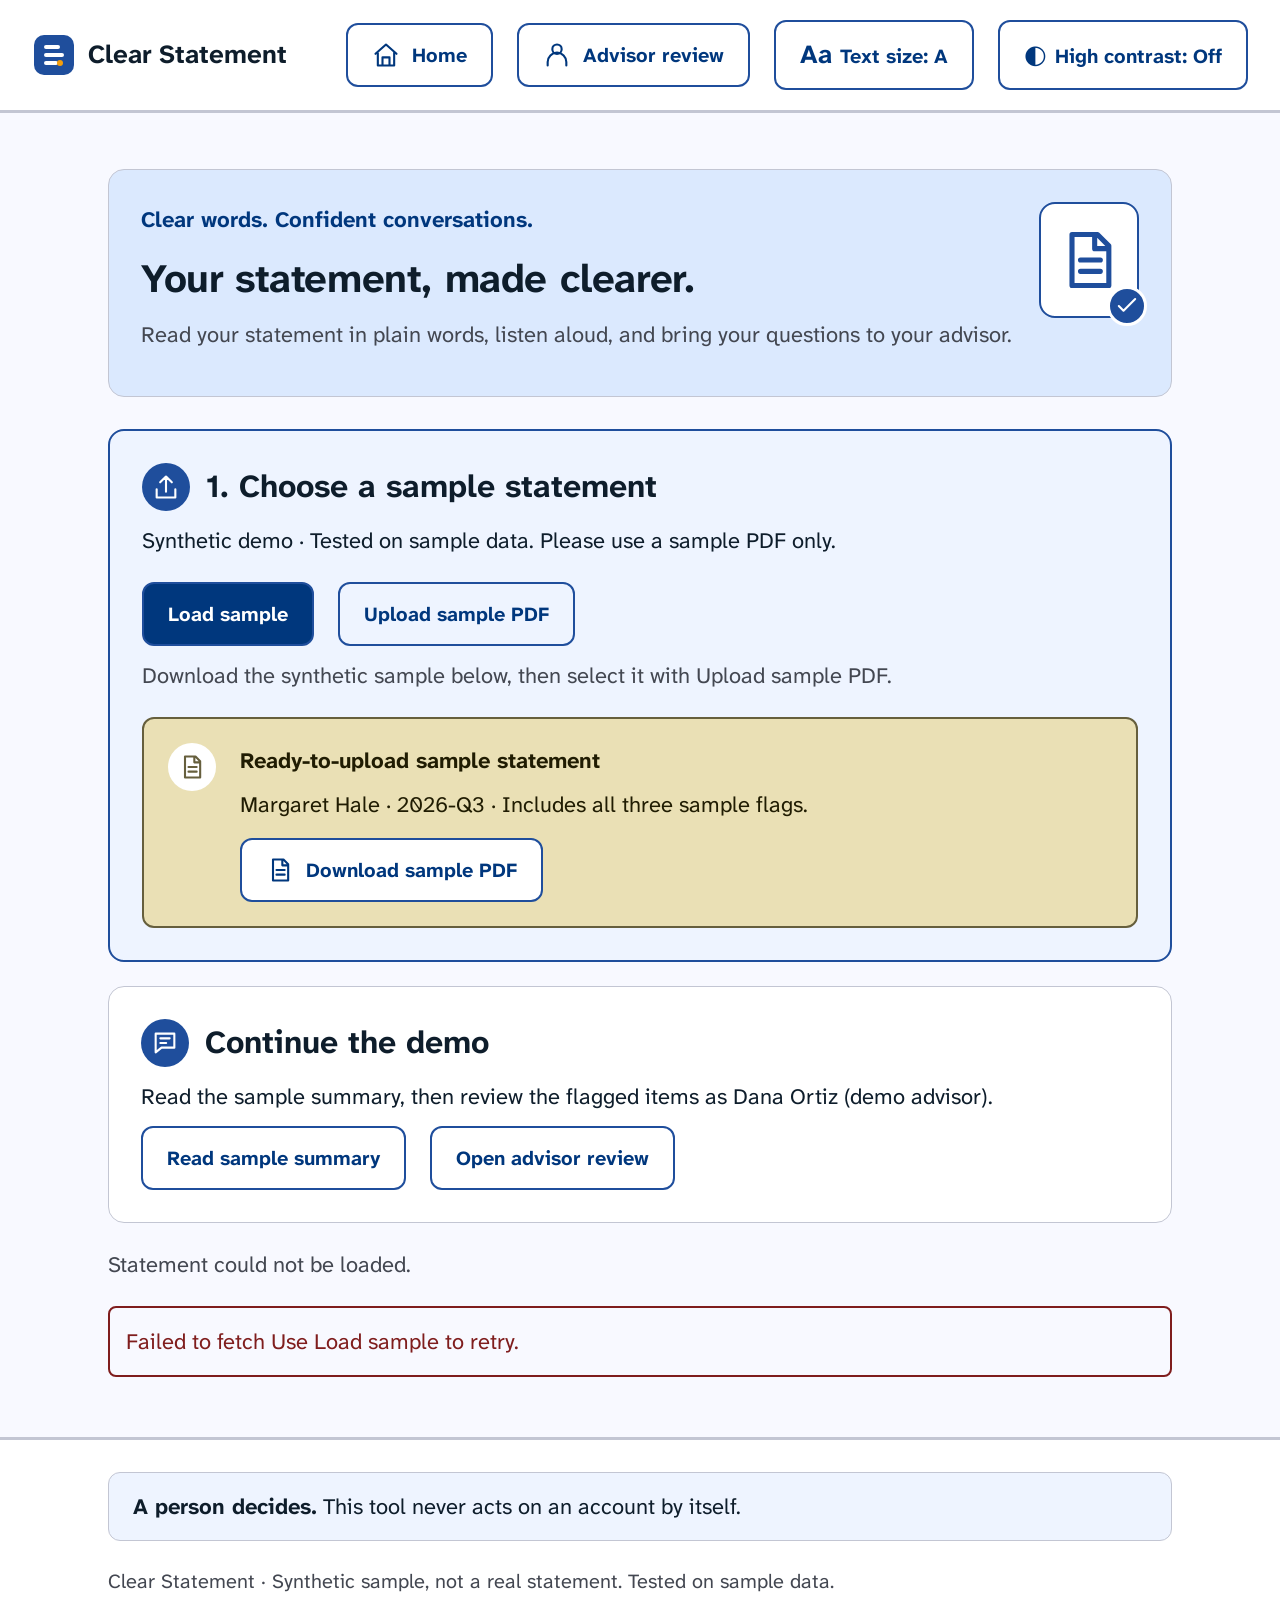
<file: frontend/index.html>
<!doctype html>
<html lang="en"><head>
<meta charset="utf-8"><meta name="viewport" content="width=device-width, initial-scale=1"><meta name="theme-color" content="#00377d">
<title>Clear Statement — Your statement, made clearer</title>
<!-- Working application adapted from stitchUI/clear_statement_summary/code.html. -->
<link href="https://fonts.googleapis.com/css2?family=Atkinson+Hyperlegible+Next:wght@400;600;700&display=swap" rel="stylesheet">
<link rel="stylesheet" href="styles.css?v=stitch-visuals-2"><script src="config.js"></script><script type="module" src="client.js?v=stitch-visuals-2"></script>
</head><body><a class="skip-link" href="#main">Skip to statement</a>
  <header class="site-header">
    <div class="header-inner">
      <a class="brand" href="index.html#home">
        <svg xmlns="http://www.w3.org/2000/svg" viewBox="0 0 44 52" fill="none" aria-hidden="true">
          <rect x="2" y="6" width="40" height="40" rx="10" fill="#1F4E9C"/>
          <path d="M14 26H30M14 18H26M14 34H24" stroke="#fff" stroke-width="4" stroke-linecap="round"/>
          <circle cx="28" cy="34" r="3" fill="#F59E0B"/>
        </svg><span>Clear Statement</span>
      </a>
      <nav class="header-actions" aria-label="Page and accessibility controls">
        <a class="nav-link" href="index.html#home"><svg class="ui-icon" aria-hidden="true"><use href="icons.svg#home"></use></svg>Home</a>
        <a class="nav-link" href="advisor.html"><svg class="ui-icon" aria-hidden="true"><use href="icons.svg#advisor"></use></svg>Advisor review</a>
        <button id="text-size" class="secondary" type="button"><span aria-hidden="true" class="control-icon">Aa</span>Text size: A</button>
        <button id="contrast" class="secondary" type="button" aria-pressed="false"><span aria-hidden="true" class="control-icon">◐</span>High contrast: Off</button>
      </nav>
    </div>
  </header>
<main id="main">
<section id="home-view" class="home-view" aria-labelledby="home-title">
<div class="home-intro"><div class="hero-visual" aria-hidden="true"><svg class="ui-icon" aria-hidden="true"><use href="icons.svg#document"></use></svg><span class="hero-seal"><svg class="ui-icon" aria-hidden="true"><use href="icons.svg#check"></use></svg></span></div><p class="hero-eyebrow">Clear words. Confident conversations.</p><h1 id="home-title" tabindex="-1">Your statement, made clearer.</h1><p>Read your statement in plain words, listen aloud, and bring your questions to your advisor.</p></div>
<section class="home-card" aria-labelledby="upload-title"><h2 id="upload-title" class="icon-heading"><span class="icon-badge"><svg class="ui-icon" aria-hidden="true"><use href="icons.svg#upload"></use></svg></span>1. Choose a sample statement</h2><p>Synthetic demo · Tested on sample data. Please use a sample PDF only.</p>
<div class="upload-actions"><button type="button" id="sample">Load sample</button><label class="upload-label" for="upload">Upload sample PDF</label><input id="upload" type="file" accept=".pdf,application/pdf" aria-describedby="upload-help"></div><p id="upload-help">Download the synthetic sample below, then select it with Upload sample PDF.</p><div class="sample-download"><span class="icon-badge amber-badge"><svg class="ui-icon" aria-hidden="true"><use href="icons.svg#document"></use></svg></span><div><strong>Ready-to-upload sample statement</strong><p>Margaret Hale · 2026-Q3 · Includes all three sample flags.</p><a class="nav-link" href="pdfs/problem.pdf" download="problem.pdf"><svg class="ui-icon" aria-hidden="true"><use href="icons.svg#document"></use></svg>Download sample PDF</a></div></div></section>
<section class="home-card" aria-labelledby="demo-title"><h2 id="demo-title" class="icon-heading"><span class="icon-badge"><svg class="ui-icon" aria-hidden="true"><use href="icons.svg#chat"></use></svg></span>Continue the demo</h2><p>Read the sample summary, then review the flagged items as Dana Ortiz (demo advisor).</p><div class="home-actions"><a class="nav-link" href="#summary">Read sample summary</a><a class="nav-link" href="advisor.html">Open advisor review</a></div></section>
</section>
<p id="status" role="status" aria-live="polite">Loading the sample statement…</p><p id="error" role="alert" hidden></p>
<section id="summary-view" hidden aria-label="Statement summary">
<div class="flow-bar"><div class="flow-actions"><a class="nav-link" href="#home">← Go back</a><button id="print" type="button" class="secondary"><svg class="ui-icon" aria-hidden="true"><use href="icons.svg#print"></use></svg>Print this page</button></div>
<ol class="flow-steps" aria-label="Statement steps"><li><a href="#home">1. Upload</a></li><li><a id="summary-step" href="#summary">2. Read your summary</a></li><li><a id="questions-step" href="#questions">3. Questions for your advisor</a></li></ol></div>
<div id="comparison" class="comparison" aria-busy="true" hidden>
<section class="panel original" aria-labelledby="original-title"><div class="panel-heading"><h2 id="original-title" class="icon-heading"><svg class="ui-icon" aria-hidden="true"><use href="icons.svg#document"></use></svg>Your original statement</h2><p><span class="sample-chip">Sample data</span> · Rendered from statement data.</p><a href="pdfs/problem.pdf" download="problem.pdf">Download original sample PDF</a></div><div id="statement"></div></section>
<section class="panel plain" aria-labelledby="summary-title"><div class="panel-heading"><h2 id="summary-title" class="icon-heading" tabindex="-1"><svg class="ui-icon" aria-hidden="true"><use href="icons.svg#chat"></use></svg>In plain words</h2><p>The same numbers, made easier to read.</p></div>
<div id="audio-section"></div><p id="validation" class="validation"></p><div id="summary" class="summary"></div>
<button id="explain-toggle" class="secondary" type="button" aria-expanded="false" aria-controls="explanation">Why am I seeing this?</button>
<div id="explanation" class="explanation" hidden><h3>Why we highlight these items</h3><p>Clear Statement uses simple checks for a large wire to a new payee, repeated withdrawals, and a fee increase. These items are worth a conversation with your advisor. A person reviews and decides what happens next.</p></div>
<div class="advisor-note"><p>A person at your firm reviews anything unusual. Nothing happens to your account automatically.</p></div></section></div>
<div class="summary-footer flow-actions"><a class="nav-link" href="#home">← Go back</a><a class="nav-link" href="#questions">Show me questions to ask my advisor</a><a class="nav-link" href="advisor.html">Continue to advisor review →</a></div>
</section></main>
<footer class="page-footer"><div class="footer-inner"><div class="assurance"><p><strong>A person decides.</strong> This tool never acts on an account by itself.</p></div><p class="footer-label">Clear Statement · Synthetic sample, not a real statement. Tested on sample data.</p></div></footer>
</body></html>
</file>
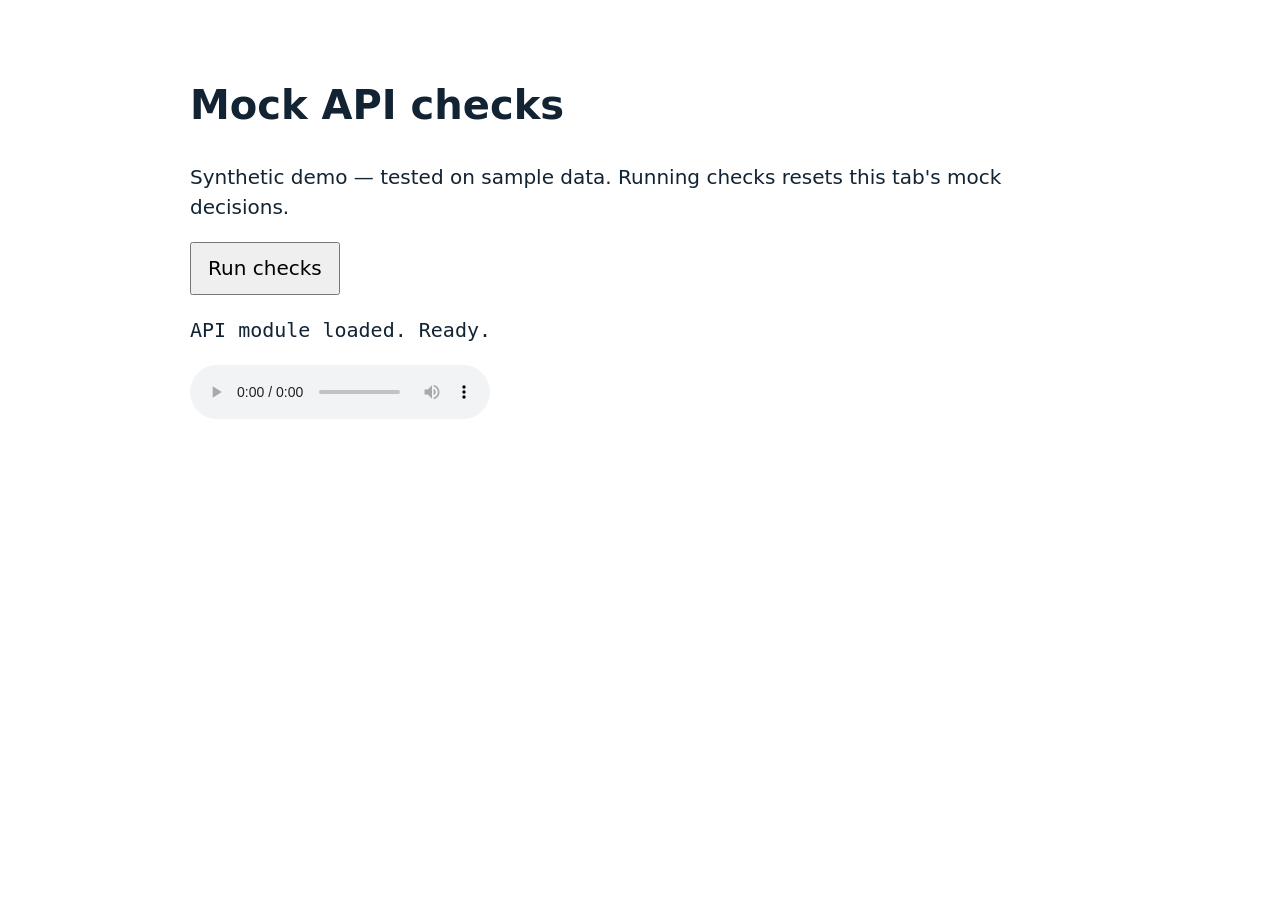
<file: frontend/mock/index.html>
<!doctype html>
<html lang="en">
<meta charset="utf-8">
<meta name="viewport" content="width=device-width, initial-scale=1">
<title>Clear Statement — mock API checks</title>
<style>
  body { font: 20px/1.5 system-ui; max-width: 900px; margin: 2rem auto; padding: 1rem; color: #122333; background: #fff; }
  button { font: inherit; padding: .6rem 1rem; cursor: pointer; }
  pre { white-space: pre-wrap; overflow-wrap: anywhere; }
</style>
<h1>Mock API checks</h1>
<p>Synthetic demo — tested on sample data. Running checks resets this tab's mock decisions.</p>
<button id="run">Run checks</button>
<pre id="results" role="status" aria-live="polite">Ready.</pre>
<audio id="audio" controls aria-label="Read the sample summary aloud"></audio>
<script src="../config.js"></script>
<script>
  window.addEventListener('error', event => {
    document.querySelector('#results').textContent = `FAIL ${event.message}`;
  });
</script>
<script type="module">
  import * as api from '../api.js';
  window.api = api; // Console: await api.getStatement('problem')
  const output = document.querySelector('#results');
  const button = document.querySelector('#run');
  output.textContent = 'API module loaded. Ready.';
  function check(condition, message) {
    if (!condition) throw new Error(message);
    output.textContent += `PASS ${message}\n`;
  }
  async function rejects(fn, status) {
    try { await fn(); } catch (error) { return error.status === status; }
    return false;
  }
  button.onclick = async () => {
    button.disabled = true;
    output.textContent = '';
    try {
      if (!USE_MOCK) throw new Error('Set USE_MOCK = true before running mock checks.');
      sessionStorage.removeItem('clear-statement.mock.v1');
      // Fresh module state for repeatable checks in this tab.
      const test = await import(`../api.js?check=${Date.now()}`);
      window.api = test;
      check((await test.processStatement('problem.pdf')).flags_created === 3, 'POST /process');
      const statement = await test.getStatement('problem');
      check(statement.client.name === 'Margaret Hale', 'GET /statement/problem');
      const summary = await test.getSummary('problem');
      check(summary.validation.mismatches.length === 0 && summary.validation.figures_checked === 11, 'GET /summary/problem');
      document.querySelector('#audio').src = summary.audio_url;
      const audioResponse = await fetch(summary.audio_url, { cache: 'no-store' });
      const audioBytes = await audioResponse.arrayBuffer();
      check(audioResponse.ok && new TextDecoder().decode(audioBytes.slice(0, 4)) === 'RIFF' && audioBytes.byteLength > 10000, 'Playable WAV asset');
      check((await test.getFlags('problem')).length === 3, 'GET /flags');
      check(await rejects(() => test.decideFlag('f1', 'escalate', '  '), 400), 'Escalation requires a note');
      const record = await test.decideFlag('f1', 'escalate', 'Call Margaret to confirm the wire.');
      check(record.action === 'escalate' && record.advisor === 'Dana Ortiz (demo advisor)', 'POST /flags/f1/decision');
      check((await test.getFlags())[0].status === 'escalated', 'Decision updates flag status');
      check((await test.getAudit('problem')).some(item => item.id === record.id), 'GET /audit/problem');
      check(await rejects(() => test.decideFlag('f1', 'dismiss'), 409), 'Duplicate decision rejected');
      await test.decideFlag('f2', 'approve');
      await test.decideFlag('f3', 'dismiss');
      check((await test.getFlags()).map(flag => flag.status).join(',') === 'escalated,approved,dismissed', 'All three decision actions');
      const fresh = await import(`../api.js?reload=${Date.now()}`);
      check((await fresh.getAudit('problem')).length === 3, 'Audit survives module reload');
      check(await rejects(() => test.processStatement('unknown.pdf'), 400), 'Unknown upload rejected');
      check(await rejects(() => test.getStatement('unknown'), 404), 'Unknown statement rejected');
      check(await rejects(() => test.decideFlag('missing', 'approve'), 404), 'Unknown flag rejected');
      check(await rejects(() => test.decideFlag('f1', 'hold'), 400), 'Unsupported action rejected');
      await test.processStatement(new File(['synthetic'], 'problem.pdf', { type: 'application/pdf' }));
      check((await test.getFlags()).every(flag => flag.status === 'open') && (await test.getAudit('problem')).length === 3, 'File upload reopens flags and retains audit');
      output.textContent += '\nAll checks passed — tested on sample data.\nConsole API is available as window.api.';
    } catch (error) { output.textContent += `FAIL ${error.message}`; }
    finally { button.disabled = false; }
  };
</script>
</html>
</file>
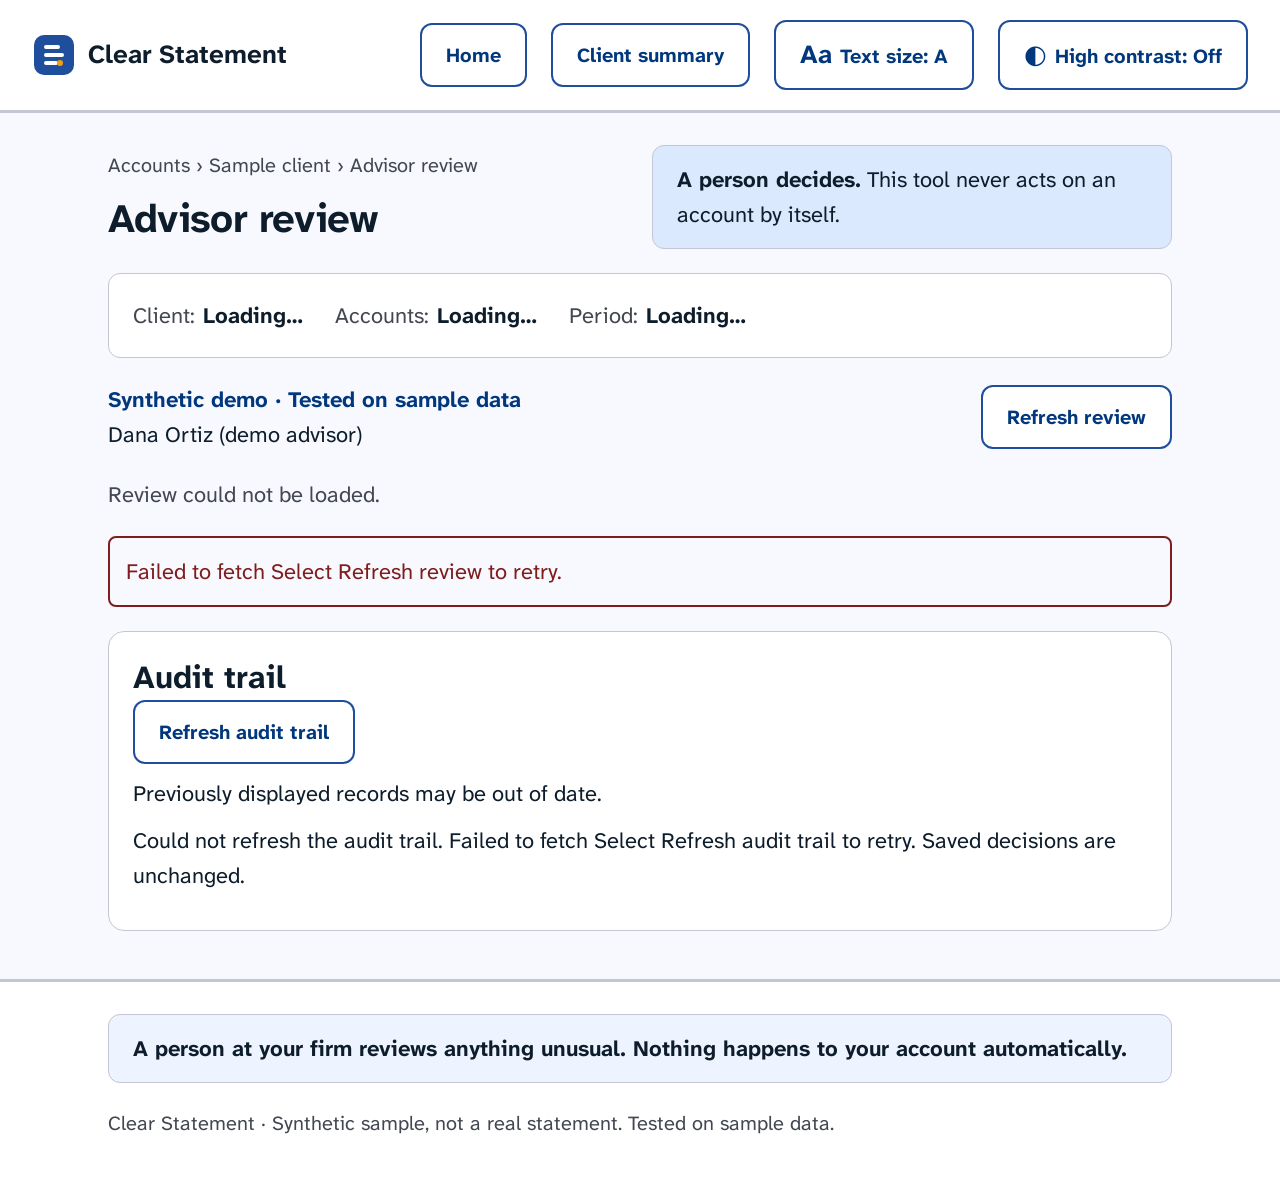
<file: frontend/advisor.html>
<!doctype html>
<html lang="en">
<head>
  <meta charset="utf-8">
  <meta name="viewport" content="width=device-width, initial-scale=1">
  <meta name="theme-color" content="#00377d">
  <title>Clear Statement — Advisor review</title>
  <!-- Adapted from stitchUI/clear_statement_advisor_review/code.html,
       stitchUI/clear_statement_logo/code.html and stitchUI/clear_statement/DESIGN.md. -->
  <link href="https://fonts.googleapis.com/css2?family=Atkinson+Hyperlegible+Next:wght@400;600;700&display=swap" rel="stylesheet">
  <script src="config.js"></script>
  <script type="module" src="advisor.js"></script>
  <style>
    :root { --paper: #f8f9ff; --surface: #fff; --soft: #eef4ff; --blue-soft: #dbe9fe; --line: #c3c6d3; --ink: #0e1d2b; --muted: #434751; --accent: #00377d; --accent-edge: #1f4e9c; --button-text: #fff; --amber: #eae0b5; --amber-ink: #201c02; --amber-line: #665f3d; --success: #004420; --success-soft: #e8f4eb; --error: #7f1d1d; --body-size: 22px; }
    * { box-sizing: border-box; }
    [hidden] { display: none !important; }
    body { margin: 0; color: var(--ink); background: var(--paper); font: var(--body-size)/1.6 'Atkinson Hyperlegible Next', Verdana, system-ui, sans-serif; }
    a { color: var(--accent); }
    button, textarea { font: inherit; }
    button, .nav-link { min-height: 64px; border: 2px solid var(--accent-edge); border-radius: 12px; padding: 12px 24px; font-size: 20px; font-weight: 700; cursor: pointer; background: var(--accent); color: var(--button-text); }
    button:hover:not(:disabled) { filter: brightness(.95); }
    button:disabled { opacity: .6; cursor: default; }
    .secondary, .nav-link { background: var(--surface); color: var(--accent); }
    :focus-visible { outline: 4px solid var(--accent-edge); outline-offset: 4px; }
    .skip-link { position: absolute; top: -100px; left: 24px; padding: 12px; background: var(--surface); z-index: 10; }
    .skip-link:focus { top: 12px; }
    .site-header { background: var(--surface); border-bottom: 3px solid var(--line); }
    .header-inner { max-width: 1360px; margin: auto; padding: 20px 32px; display: flex; justify-content: space-between; align-items: center; gap: 24px; flex-wrap: wrap; }
    .brand { display: flex; gap: 12px; align-items: center; color: var(--ink); font-size: 26px; font-weight: 700; text-decoration: none; }
    .brand svg { width: 44px; height: 52px; flex-shrink: 0; }
    .header-actions { display: flex; flex-wrap: wrap; gap: 24px; align-items: center; }
    .nav-link { display: inline-flex; align-items: center; gap: 12px; text-decoration: none; }
    .control-icon { font-size: 26px; margin-right: 8px; }
    main { max-width: 1160px; margin: auto; padding: 32px 48px 48px; }
    .breadcrumb { font-size: 20px; color: var(--muted); margin: 0 0 12px; }
    .page-heading { display: grid; grid-template-columns: 1fr 1fr; align-items: center; gap: 24px; margin-bottom: 24px; }
    h1 { font-size: 40px; line-height: 1.3; letter-spacing: -.01em; margin: 0; }
    h2 { font-size: 32px; line-height: 1.38; margin: 0; }
    h3 { font-size: 26px; line-height: 1.46; margin: 0; }
    p { margin: 12px 0; }
    .assurance { padding: 16px 24px; border: 1.5px solid var(--line); border-radius: 12px; background: var(--blue-soft); }
    .assurance p { margin: 0; }
    .client-ribbon { background: var(--surface); border: 1.5px solid var(--line); border-radius: 12px; padding: 24px; display: flex; flex-wrap: wrap; gap: 16px 32px; }
    .client-ribbon p { margin: 0; }
    .context-label { color: var(--muted); margin-right: 8px; }
    .demo-bar { display: flex; align-items: center; justify-content: space-between; gap: 24px; margin: 24px 0; flex-wrap: wrap; }
    .demo-bar p { margin: 0; }
    .demo-label { color: var(--accent); font-weight: 700; }
    #status { color: var(--muted); margin-bottom: 24px; }
    #error, #decision-error { padding: 16px; border: 2px solid var(--error); border-radius: 8px; color: var(--error); }
    .review-layout { display: grid; grid-template-columns: minmax(0, 5fr) minmax(0, 7fr); gap: 32px; align-items: start; }
    .queue, .workspace { min-width: 0; overflow-wrap: anywhere; }
    .queue-title { display: flex; align-items: start; gap: 16px; justify-content: space-between; }
    #flag-count { margin: 0; flex-shrink: 0; border-radius: 999px; padding: 8px 16px; background: var(--soft); color: var(--accent); font-size: 20px; font-weight: 700; }
    .review-help { color: var(--muted); }
    .flag-list { list-style: none; margin: 24px 0; padding: 0; display: grid; gap: 24px; }
    .flag-choice { display: block; width: 100%; text-align: left; padding: 24px; background: var(--surface); color: var(--ink); border: 1.5px solid var(--line); font-size: var(--body-size); font-weight: 400; }
    .flag-choice[aria-pressed="true"] { background: var(--soft); border: 2px solid var(--accent-edge); box-shadow: 0 2px 6px rgb(18 32 47 / 5%); }
    .flag-top, .flag-bottom { display: flex; flex-wrap: wrap; align-items: center; justify-content: space-between; gap: 12px; }
    .rule-chip { font-size: 20px; font-weight: 600; background: var(--soft); padding: 4px 10px; border-radius: 6px; }
    .flag-choice[aria-pressed="true"] .rule-chip { background: var(--surface); border: 1px solid var(--line); color: var(--accent); }
    .flag-date { font-size: 20px; color: var(--muted); }
    .flag-reason { display: block; margin: 16px 0; }
    .flag-choice[aria-pressed="true"] .flag-reason { font-weight: 700; }
    .flag-bottom { border-top: 1px solid var(--line); padding-top: 16px; }
    .flag-amount { font-size: 26px; font-weight: 700; font-variant-numeric: tabular-nums; }
    .flag-status { display: inline-block; font-size: 20px; font-weight: 600; padding: 4px 10px; border-radius: 8px; background: var(--amber); color: var(--amber-ink); }
    .flag-status[data-status="approved"], .flag-status[data-status="dismissed"] { background: var(--success-soft); color: var(--success); }
    .flag-status[data-status="escalated"] { background: var(--soft); color: var(--accent); }
    .progress-card, .detail-card, .transactions-card { border: 1.5px solid var(--line); border-radius: 16px; padding: 24px; background: var(--surface); }
    .progress-card { margin-top: 24px; }
    .progress-card h3 { margin-bottom: 12px; }
    progress { width: 100%; height: 18px; accent-color: var(--accent); border: 0; border-radius: 999px; background: var(--soft); }
    progress::-webkit-progress-bar { border-radius: 999px; background: var(--soft); }
    progress::-webkit-progress-value { border-radius: 999px; background: var(--accent); }
    .progress-labels { display: flex; justify-content: space-between; gap: 12px; margin-top: 12px; font-size: 20px; font-weight: 600; }
    #progress-percent { color: var(--accent); }
    .section-label { color: var(--accent); font-size: 20px; font-weight: 600; margin: 0 0 4px; }
    .workspace h2 { margin-bottom: 24px; }
    .detail-card { padding: 32px; }
    .advisory-callout { padding: 24px; border: 2px solid var(--amber-line); border-radius: 12px; background: var(--amber); color: var(--amber-ink); }
    .detail-grid { display: grid; grid-template-columns: minmax(0, 1fr) minmax(0, 1fr); gap: 16px 24px; margin: 20px 0; }
    .detail-grid dt { font-weight: 700; }
    .detail-grid dd { margin: 0; }
    .detail-grid .wide { grid-column: 1 / -1; }
    .numeric { font-weight: 700; font-size: 26px; font-variant-numeric: tabular-nums; }
    .reason-block { border-top: 1px solid var(--amber-line); padding-top: 16px; }
    #reason { margin-bottom: 0; }
    #selected-status { margin: 16px 0 0; border: 1px solid var(--amber-line); }
    #decision-form { margin-top: 24px; }
    label { font-weight: 700; }
    textarea { display: block; width: 100%; min-height: 180px; margin-top: 16px; padding: 20px; color: var(--ink); background: var(--surface); border: 2px solid #737782; border-radius: 8px; resize: vertical; }
    textarea::placeholder { color: var(--muted); }
    textarea[aria-invalid="true"] { border-color: var(--error); }
    .decision-actions { display: flex; flex-wrap: wrap; gap: 24px; margin-top: 24px; }
    .decision-actions button { flex: 1 1 120px; padding-inline: 16px; font-size: var(--body-size); }
    .dismiss { border-color: var(--line); color: var(--muted); }
    .advisor-note { background: var(--soft); border: 1px solid var(--line); border-radius: 8px; padding: 16px; margin-top: 24px; }
    .advisor-note p { margin: 0; }
    .transactions-card { margin-top: 24px; }
    table { width: 100%; border-collapse: collapse; table-layout: fixed; font-size: 20px; }
    caption { text-align: left; font-size: 26px; font-weight: 700; margin: 24px 0 12px; }
    th, td { text-align: left; vertical-align: top; padding: 16px 8px; border-bottom: 1px solid var(--line); }
    th { color: var(--muted); }
    th:last-child, td:last-child { text-align: right; }
    td:last-child { font-weight: 700; font-variant-numeric: tabular-nums; }
    .related { background: var(--soft); }
    .related td:first-child { border-left: 4px solid var(--accent-edge); }
    .related-label { display: block; font-size: 20px; font-weight: 700; color: var(--accent); }
    .page-footer { border-top: 3px solid var(--line); background: var(--surface); }
    .footer-inner { max-width: 1160px; margin: auto; padding: 32px 48px; }
    .footer-inner .assurance { background: var(--soft); }
    .footer-label { font-size: 20px; color: var(--muted); margin-top: 24px; }
    .high-contrast { --paper: #000; --surface: #000; --soft: #111; --blue-soft: #111; --line: #fff; --ink: #fff; --muted: #fff; --accent: #ffea70; --accent-edge: #ffea70; --button-text: #000; --amber: #111; --amber-ink: #fff; --amber-line: #fff; --success: #fff; --success-soft: #111; --error: #fff; color-scheme: dark; }
    @media (max-width: 1050px) { .review-layout { grid-template-columns: minmax(0, 1fr); } .page-heading { grid-template-columns: minmax(0, 1fr); } }
    @media (max-width: 600px) {
      main, .footer-inner { padding: 24px; }
      .header-inner { padding: 24px; }
      .header-actions { width: 100%; }
      .header-actions > * { width: 100%; }
      button, .nav-link { min-height: 72px; }
      h1 { font-size: 32px; } h2 { font-size: 26px; }
      .detail-card { padding: 24px; }
      .advisory-callout { padding: 16px; }
      .detail-grid { grid-template-columns: minmax(0, 1fr); }
      .detail-grid .wide { grid-column: auto; }
      .decision-actions { flex-direction: column; }
      .decision-actions button { flex-basis: auto; }
      .queue-title { flex-wrap: wrap; }
      table, tbody, tr, td { display: block; width: 100%; }
      thead { position: absolute; width: 1px; height: 1px; overflow: hidden; clip-path: inset(50%); }
      tr { padding: 12px 0; border-bottom: 1px solid var(--line); }
      td, td:last-child { text-align: left; border: 0; padding: 8px; }
      td::before { content: attr(data-label) ': '; font-weight: 700; }
      .related td:first-child { border-left: 4px solid var(--accent-edge); }
    }
  </style>
</head>
<body>
  <a class="skip-link" href="#main">Skip to advisor review</a>
  <header class="site-header">
    <div class="header-inner">
      <a class="brand" href="index.html#home">
        <svg xmlns="http://www.w3.org/2000/svg" viewBox="0 0 44 52" fill="none" aria-hidden="true">
          <rect x="2" y="6" width="40" height="40" rx="10" fill="#1F4E9C"/>
          <path d="M14 26H30M14 18H26M14 34H24" stroke="#fff" stroke-width="4" stroke-linecap="round"/>
          <circle cx="28" cy="34" r="3" fill="#F59E0B"/>
        </svg><span>Clear Statement</span>
      </a>
      <nav class="header-actions" aria-label="Page and accessibility controls">
        <a class="nav-link" href="index.html#home">Home</a>
        <a class="nav-link" href="index.html#summary">Client summary</a>
        <button id="text-size" class="secondary" type="button"><span aria-hidden="true" class="control-icon">Aa</span>Text size: A</button>
        <button id="contrast" class="secondary" type="button" aria-pressed="false"><span aria-hidden="true" class="control-icon">◐</span>High contrast: Off</button>
      </nav>
    </div>
  </header>
  <main id="main">
    <div class="page-heading">
      <div><p class="breadcrumb">Accounts › <span id="breadcrumb-client">Sample client</span> › Advisor review</p><h1>Advisor review</h1></div>
      <div class="assurance"><p><strong>A person decides.</strong> This tool never acts on an account by itself.</p></div>
    </div>
    <section class="client-ribbon" aria-label="Client and statement context">
      <p><span class="context-label">Client:</span><strong id="client-context">Loading…</strong></p>
      <p><span class="context-label">Accounts:</span><strong id="account-context">Loading…</strong></p>
      <p><span class="context-label">Period:</span><strong id="period-context">Loading…</strong></p>
    </section>
    <div class="demo-bar">
      <div><p class="demo-label">Synthetic demo · Tested on sample data</p><p>Dana Ortiz (demo advisor)</p></div>
      <button id="refresh" class="secondary" type="button">Refresh review</button>
    </div>
    <p id="status" role="status">Loading sample flags…</p>
    <p id="error" role="alert" hidden></p>
    <div id="review" class="review-layout" aria-busy="true" hidden>
      <aside class="queue" aria-labelledby="flags-title">
        <div class="queue-title"><h2 id="flags-title">Items for your attention</h2><p id="flag-count"></p></div>
        <p class="review-help">Plain-language flags for advisor verification before the client conversation.</p>
        <ul id="flags" class="flag-list"></ul>
        <p id="empty" hidden>No flags to review for this statement.</p>
        <section class="progress-card" aria-labelledby="progress-title">
          <h3 id="progress-title">Review readiness</h3>
          <p class="review-help">Track the items with a saved advisor decision.</p>
          <progress id="review-progress" value="0" max="3" aria-label="Flags with saved decisions"></progress>
          <div class="progress-labels"><span id="progress-count">0 of 3 reviewed</span><span id="progress-percent">0% complete</span></div>
        </section>
      </aside>
      <section class="workspace" aria-labelledby="review-title">
        <p class="section-label">Active review</p>
        <h2 id="review-title">Flag detail: <span id="rule-title">Select an item</span></h2>
        <div id="selection" hidden>
          <div class="detail-card">
            <section class="advisory-callout" aria-labelledby="callout-title">
              <h3 id="callout-title">Transaction verification needed</h3>
              <div id="flag-facts"></div>
              <div class="reason-block"><strong>Why this was flagged:</strong><p id="reason"></p></div>
              <p id="selected-status" class="flag-status"></p>
            </section>
            <form id="decision-form" novalidate>
              <label for="note">Advisor notes &amp; client conversation record</label>
              <p id="note-help" class="review-help">Required for Escalate. Optional for Approve or Dismiss.</p>
              <textarea id="note" aria-describedby="note-help decision-error" aria-invalid="false" placeholder="Record what you checked and the next step for this review." rows="4"></textarea>
              <p id="decision-error" role="alert" hidden></p>
              <div class="decision-actions">
                <button type="submit" name="action" value="approve">Approve</button>
                <button type="submit" name="action" value="escalate" class="secondary">Escalate</button>
                <button type="submit" name="action" value="dismiss" class="secondary dismiss">Dismiss</button>
              </div>
              <p id="decision-status" role="status"></p>
            </form>
            <div class="advisor-note"><p><strong>A person decides.</strong> This tool never acts on an account by itself.</p></div>
          </div>
          <section class="transactions-card" aria-label="Supporting statement details">
            <h3>Statement details</h3>
            <p id="transaction-help" class="review-help"></p>
            <div id="fee-details" hidden></div>
            <div id="transactions"></div>
          </section>
        </div>
      </section>
    </div>
    <!-- Task W can populate this reserved audit section using the same Stitch styling. -->
    <section id="audit-section" hidden></section>
  </main>
  <footer class="page-footer"><div class="footer-inner">
    <div class="assurance"><p><strong>A person at your firm reviews anything unusual. Nothing happens to your account automatically.</strong></p></div>
    <p class="footer-label">Clear Statement · Synthetic sample, not a real statement. Tested on sample data.</p>
  </div></footer>
</body>
</html>
</file>
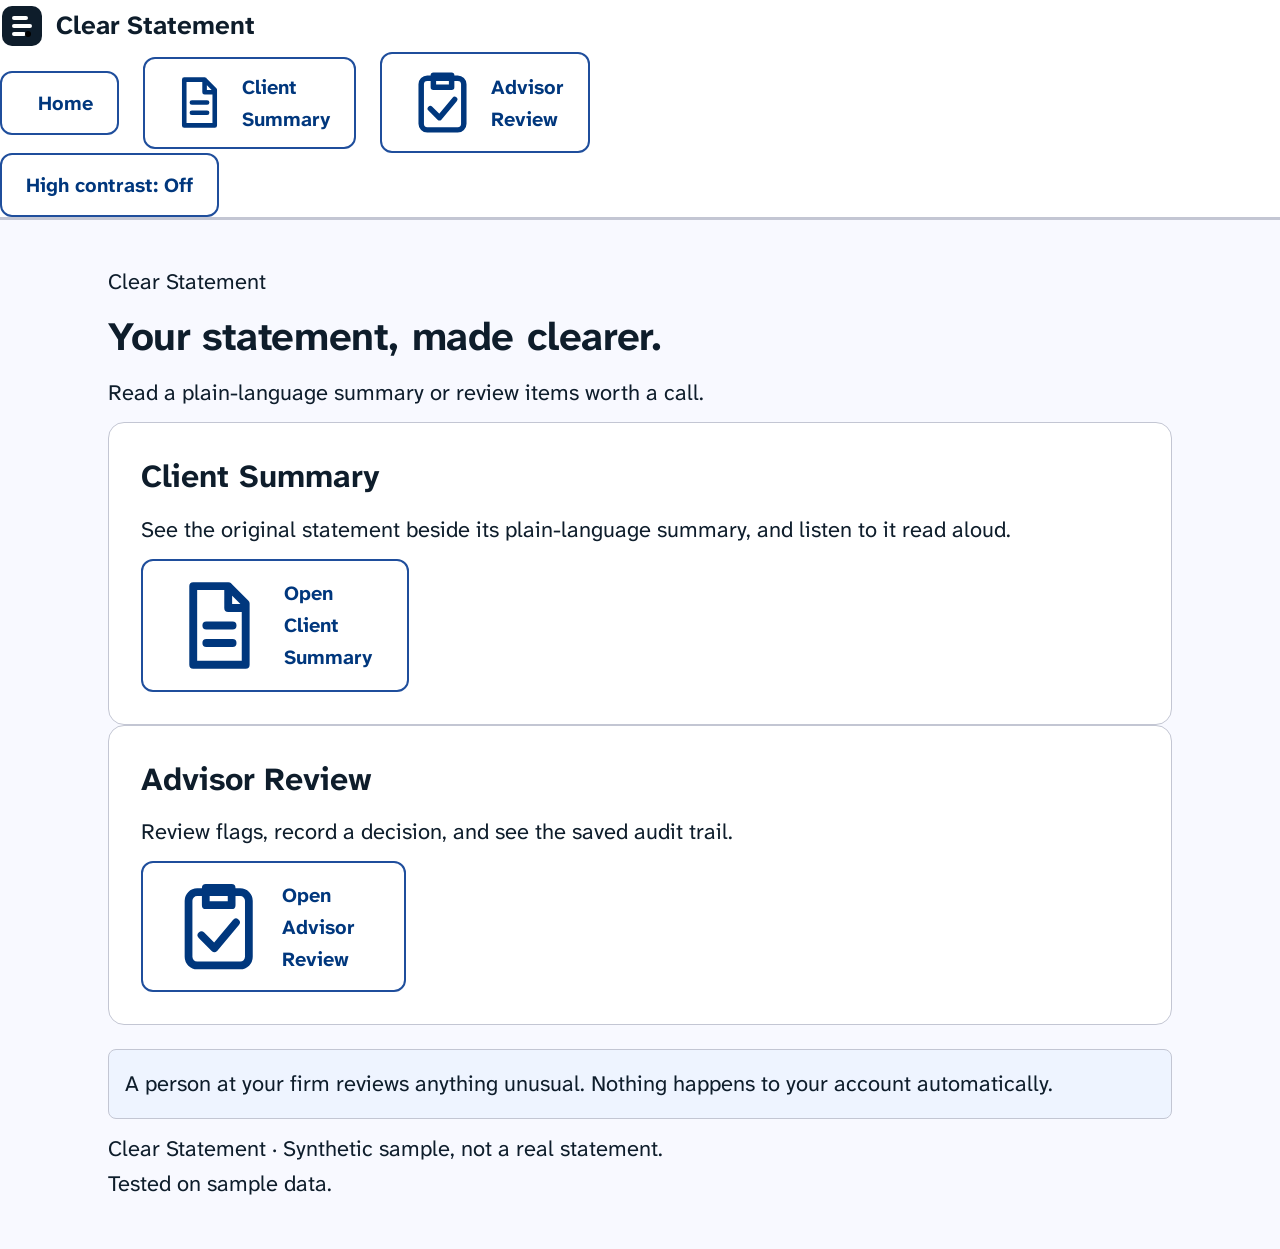
<file: frontend/home.html>
<!doctype html>
<html lang="en">
<head>
  <meta charset="utf-8">
  <meta name="viewport" content="width=device-width, initial-scale=1">
  <meta name="theme-color" content="#1f4e9c">
  <title>Clear Statement — Home</title>
  <link rel="stylesheet" href="https://fonts.googleapis.com/css2?family=Atkinson+Hyperlegible+Next:wght@400;600;700&display=swap">
  <link rel="stylesheet" href="styles.css">
  <script type="module" src="navigation.js"></script>
</head>
<body class="home-page">
  <a class="skip-link" href="#main">Skip to entry points</a>
  <header class="site-header">
    <span class="brand"><svg class="brand-mark" aria-hidden="true" viewBox="0 0 44 52" focusable="false">
      <rect x="2" y="6" width="40" height="40" rx="10" fill="currentColor" />
      <path d="M14 18H26 M14 26H30 M14 34H24" stroke="var(--button-text)" stroke-width="4" stroke-linecap="round" />
      <circle cx="28" cy="34" r="3" fill="var(--logo-dot)" />
    </svg> Clear Statement</span>
    <nav class="header-actions" aria-label="Statement navigation">
      <span class="nav-link current-page" aria-current="page"><svg class="icon" aria-hidden="true" focusable="false" viewBox="0 0 24 24" fill="none" stroke="currentColor" stroke-width="1.8" stroke-linecap="round" stroke-linejoin="round"><path d="m3 10 9-7 9 7v10h-6v-7H9v7H3z"/></svg><span>Home</span></span>
      <a id="client-link" class="nav-link" data-page="index.html" href="index.html?statement_id=problem"><svg class="icon" aria-hidden="true" focusable="false" viewBox="0 0 24 24" fill="none" stroke="currentColor" stroke-width="1.8" stroke-linecap="round" stroke-linejoin="round"><path d="M6 3h8l4 4v14H6zM14 3v5h4M9 12h6M9 16h6"/></svg><span>Client Summary</span></a>
      <a id="advisor-link" class="nav-link" data-page="advisor.html" href="advisor.html?statement_id=problem"><svg class="icon" aria-hidden="true" focusable="false" viewBox="0 0 24 24" fill="none" stroke="currentColor" stroke-width="1.8" stroke-linecap="round" stroke-linejoin="round"><rect x="5" y="4" width="14" height="17" rx="2"/><path d="M9 3h6v4H9zM8 14l3 3 5-6"/></svg><span>Advisor Review</span></a>
    </nav>
    <div class="header-tools"><button id="contrast" class="secondary" type="button" aria-pressed="false">High contrast: Off</button></div>
  </header>
  <main id="main">
    <div class="intro">
      <p class="eyebrow">Clear Statement</p>
      <h1>Your statement, made clearer.</h1>
      <p>Read a plain-language summary or review items worth a call.</p>
    </div>
    <div class="home-entries">
      <section class="panel">
        <h2>Client Summary</h2>
        <p>See the original statement beside its plain-language summary, and listen to it read aloud.</p>
        <a class="nav-link" data-page="index.html" href="index.html?statement_id=problem"><svg class="icon" aria-hidden="true" focusable="false" viewBox="0 0 24 24" fill="none" stroke="currentColor" stroke-width="1.8" stroke-linecap="round" stroke-linejoin="round"><path d="M6 3h8l4 4v14H6zM14 3v5h4M9 12h6M9 16h6"/></svg><span>Open Client Summary</span></a>
      </section>
      <section class="panel">
        <h2>Advisor Review</h2>
        <p>Review flags, record a decision, and see the saved audit trail.</p>
        <a class="nav-link" data-page="advisor.html" href="advisor.html?statement_id=problem"><svg class="icon" aria-hidden="true" focusable="false" viewBox="0 0 24 24" fill="none" stroke="currentColor" stroke-width="1.8" stroke-linecap="round" stroke-linejoin="round"><rect x="5" y="4" width="14" height="17" rx="2"/><path d="M9 3h6v4H9zM8 14l3 3 5-6"/></svg><span>Open Advisor Review</span></a>
      </section>
    </div>
    <p class="advisor-note">A person at your firm reviews anything unusual. Nothing happens to your account automatically.</p>
    <footer>Clear Statement · Synthetic sample, not a real statement.<br>Tested on sample data.</footer>
  </main>
</body>
</html>
</file>
<file: frontend/styles.css>
:root { --paper: #f8f9ff; --surface: #fff; --soft: #eef4ff; --blue-soft: #dbe9fe; --line: #c3c6d3; --ink: #0e1d2b; --muted: #434751; --accent: #00377d; --accent-edge: #1f4e9c; --button-text: #fff; --amber: #eae0b5; --amber-ink: #201c02; --amber-line: #665f3d; --success: #004420; --success-soft: #e8f4eb; --error: #7f1d1d; --body-size: 22px; }
    * { box-sizing: border-box; }
    [hidden] { display: none !important; }
    body { margin: 0; color: var(--ink); background: var(--paper); font: var(--body-size)/1.6 'Atkinson Hyperlegible Next', Verdana, system-ui, sans-serif; }
    a { color: var(--accent); }
    button, textarea { font: inherit; }
    button, .nav-link { min-height: 64px; border: 2px solid var(--accent-edge); border-radius: 12px; padding: 12px 24px; font-size: 20px; font-weight: 700; cursor: pointer; background: var(--accent); color: var(--button-text); }
    button:hover:not(:disabled) { filter: brightness(.95); }
    button:disabled { opacity: .6; cursor: default; }
    .secondary, .nav-link { background: var(--surface); color: var(--accent); }
    :focus-visible { outline: 4px solid var(--accent-edge); outline-offset: 4px; }
    .skip-link { position: absolute; top: -100px; left: 24px; padding: 12px; background: var(--surface); z-index: 10; }
    .skip-link:focus { top: 12px; }
    .site-header { background: var(--surface); border-bottom: 3px solid var(--line); }
    .header-inner { max-width: 1360px; margin: auto; padding: 20px 32px; display: flex; justify-content: space-between; align-items: center; gap: 24px; flex-wrap: wrap; }
    .brand { display: flex; gap: 12px; align-items: center; color: var(--ink); font-size: 26px; font-weight: 700; text-decoration: none; }
    .brand svg { width: 44px; height: 52px; flex-shrink: 0; }
    .header-actions { display: flex; flex-wrap: wrap; gap: 24px; align-items: center; }
    .nav-link { display: inline-flex; align-items: center; gap: 12px; text-decoration: none; }
    .control-icon { font-size: 26px; margin-right: 8px; }
    main { max-width: 1160px; margin: auto; padding: 32px 48px 48px; }
    .breadcrumb { font-size: 20px; color: var(--muted); margin: 0 0 12px; }
    .page-heading { display: grid; grid-template-columns: 1fr 1fr; align-items: center; gap: 24px; margin-bottom: 24px; }
    h1 { font-size: 40px; line-height: 1.3; letter-spacing: -.01em; margin: 0; }
    h2 { font-size: 32px; line-height: 1.38; margin: 0; }
    h3 { font-size: 26px; line-height: 1.46; margin: 0; }
    p { margin: 12px 0; }
    .assurance { padding: 16px 24px; border: 1.5px solid var(--line); border-radius: 12px; background: var(--blue-soft); }
    .assurance p { margin: 0; }
    .client-ribbon { background: var(--surface); border: 1.5px solid var(--line); border-radius: 12px; padding: 24px; display: flex; flex-wrap: wrap; gap: 16px 32px; }
    .client-ribbon p { margin: 0; }
    .context-label { color: var(--muted); margin-right: 8px; }
    .demo-bar { display: flex; align-items: center; justify-content: space-between; gap: 24px; margin: 24px 0; flex-wrap: wrap; }
    .demo-bar p { margin: 0; }
    .demo-label { color: var(--accent); font-weight: 700; }
    #status { color: var(--muted); margin-bottom: 24px; }
    #error, #decision-error { padding: 16px; border: 2px solid var(--error); border-radius: 8px; color: var(--error); }
    .review-layout { display: grid; grid-template-columns: minmax(0, 5fr) minmax(0, 7fr); gap: 32px; align-items: start; }
    .queue, .workspace { min-width: 0; overflow-wrap: anywhere; }
    .queue-title { display: flex; align-items: start; gap: 16px; justify-content: space-between; }
    #flag-count { margin: 0; flex-shrink: 0; border-radius: 999px; padding: 8px 16px; background: var(--soft); color: var(--accent); font-size: 20px; font-weight: 700; }
    .review-help { color: var(--muted); }
    .flag-list { list-style: none; margin: 24px 0; padding: 0; display: grid; gap: 24px; }
    .flag-choice { display: block; width: 100%; text-align: left; padding: 24px; background: var(--surface); color: var(--ink); border: 1.5px solid var(--line); font-size: var(--body-size); font-weight: 400; }
    .flag-choice[aria-pressed="true"] { background: var(--soft); border: 2px solid var(--accent-edge); box-shadow: 0 2px 6px rgb(18 32 47 / 5%); }
    .flag-top, .flag-bottom { display: flex; flex-wrap: wrap; align-items: center; justify-content: space-between; gap: 12px; }
    .rule-chip { font-size: 20px; font-weight: 600; background: var(--soft); padding: 4px 10px; border-radius: 6px; }
    .flag-choice[aria-pressed="true"] .rule-chip { background: var(--surface); border: 1px solid var(--line); color: var(--accent); }
    .flag-date { font-size: 20px; color: var(--muted); }
    .flag-reason { display: block; margin: 16px 0; }
    .flag-choice[aria-pressed="true"] .flag-reason { font-weight: 700; }
    .flag-bottom { border-top: 1px solid var(--line); padding-top: 16px; }
    .flag-amount { font-size: 26px; font-weight: 700; font-variant-numeric: tabular-nums; }
    .flag-status { display: inline-block; font-size: 20px; font-weight: 600; padding: 4px 10px; border-radius: 8px; background: var(--amber); color: var(--amber-ink); }
    .flag-status[data-status="approved"], .flag-status[data-status="dismissed"] { background: var(--success-soft); color: var(--success); }
    .flag-status[data-status="escalated"] { background: var(--soft); color: var(--accent); }
    .progress-card, .detail-card, .transactions-card { border: 1.5px solid var(--line); border-radius: 16px; padding: 24px; background: var(--surface); }
    .progress-card { margin-top: 24px; }
    .progress-card h3 { margin-bottom: 12px; }
    progress { width: 100%; height: 18px; accent-color: var(--accent); border: 0; border-radius: 999px; background: var(--soft); }
    progress::-webkit-progress-bar { border-radius: 999px; background: var(--soft); }
    progress::-webkit-progress-value { border-radius: 999px; background: var(--accent); }
    .progress-labels { display: flex; justify-content: space-between; gap: 12px; margin-top: 12px; font-size: 20px; font-weight: 600; }
    #progress-percent { color: var(--accent); }
    .section-label { color: var(--accent); font-size: 20px; font-weight: 600; margin: 0 0 4px; }
    .workspace h2 { margin-bottom: 24px; }
    .detail-card { padding: 32px; }
    .advisory-callout { padding: 24px; border: 2px solid var(--amber-line); border-radius: 12px; background: var(--amber); color: var(--amber-ink); }
    .detail-grid { display: grid; grid-template-columns: minmax(0, 1fr) minmax(0, 1fr); gap: 16px 24px; margin: 20px 0; }
    .detail-grid dt { font-weight: 700; }
    .detail-grid dd { margin: 0; }
    .detail-grid .wide { grid-column: 1 / -1; }
    .numeric { font-weight: 700; font-size: 26px; font-variant-numeric: tabular-nums; }
    .reason-block { border-top: 1px solid var(--amber-line); padding-top: 16px; }
    #reason { margin-bottom: 0; }
    #selected-status { margin: 16px 0 0; border: 1px solid var(--amber-line); }
    #decision-form { margin-top: 24px; }
    label { font-weight: 700; }
    textarea { display: block; width: 100%; min-height: 180px; margin-top: 16px; padding: 20px; color: var(--ink); background: var(--surface); border: 2px solid #737782; border-radius: 8px; resize: vertical; }
    textarea::placeholder { color: var(--muted); }
    textarea[aria-invalid="true"] { border-color: var(--error); }
    .decision-actions { display: flex; flex-wrap: wrap; gap: 24px; margin-top: 24px; }
    .decision-actions button { flex: 1 1 120px; padding-inline: 16px; font-size: var(--body-size); }
    .dismiss { border-color: var(--line); color: var(--muted); }
    .advisor-note { background: var(--soft); border: 1px solid var(--line); border-radius: 8px; padding: 16px; margin-top: 24px; }
    .advisor-note p { margin: 0; }
    .transactions-card { margin-top: 24px; }
    table { width: 100%; border-collapse: collapse; table-layout: fixed; font-size: 20px; }
    caption { text-align: left; font-size: 26px; font-weight: 700; margin: 24px 0 12px; }
    th, td { text-align: left; vertical-align: top; padding: 16px 8px; border-bottom: 1px solid var(--line); }
    th { color: var(--muted); }
    th:last-child, td:last-child { text-align: right; }
    td:last-child { font-weight: 700; font-variant-numeric: tabular-nums; }
    .related { background: var(--soft); }
    .related td:first-child { border-left: 4px solid var(--accent-edge); }
    .related-label { display: block; font-size: 20px; font-weight: 700; color: var(--accent); }
    .page-footer { border-top: 3px solid var(--line); background: var(--surface); }
    .footer-inner { max-width: 1160px; margin: auto; padding: 32px 48px; }
    .footer-inner .assurance { background: var(--soft); }
    .footer-label { font-size: 20px; color: var(--muted); margin-top: 24px; }
    .high-contrast { --paper: #000; --surface: #000; --soft: #111; --blue-soft: #111; --line: #fff; --ink: #fff; --muted: #fff; --accent: #ffea70; --accent-edge: #ffea70; --button-text: #000; --amber: #111; --amber-ink: #fff; --amber-line: #fff; --success: #fff; --success-soft: #111; --error: #fff; color-scheme: dark; }
    @media (max-width: 1050px) { .review-layout { grid-template-columns: minmax(0, 1fr); } .page-heading { grid-template-columns: minmax(0, 1fr); } }
    @media (max-width: 600px) {
      main, .footer-inner { padding: 24px; }
      .header-inner { padding: 24px; }
      .header-actions { width: 100%; }
      .header-actions > * { width: 100%; }
      button, .nav-link { min-height: 72px; }
      h1 { font-size: 32px; } h2 { font-size: 26px; }
      .detail-card { padding: 24px; }
      .advisory-callout { padding: 16px; }
      .detail-grid { grid-template-columns: minmax(0, 1fr); }
      .detail-grid .wide { grid-column: auto; }
      .decision-actions { flex-direction: column; }
      .decision-actions button { flex-basis: auto; }
      .queue-title { flex-wrap: wrap; }
      table, tbody, tr, td { display: block; width: 100%; }
      thead { position: absolute; width: 1px; height: 1px; overflow: hidden; clip-path: inset(50%); }
      tr { padding: 12px 0; border-bottom: 1px solid var(--line); }
      td, td:last-child { text-align: left; border: 0; padding: 8px; }
      td::before { content: attr(data-label) ': '; font-weight: 700; }
      .related td:first-child { border-left: 4px solid var(--accent-edge); }
    }


.home-intro { margin:24px 0 32px; } .home-intro p { max-width:65ch; color:var(--muted); }
.home-card,.panel { padding:32px; border:1.5px solid var(--line); border-radius:16px; background:var(--surface); overflow-wrap:anywhere; min-width:0; }
.home-card { margin:24px 0; } .home-actions,.upload-actions,.flow-actions { display:flex; flex-wrap:wrap; gap:24px; align-items:center; }
.upload-actions { margin-top:24px; } .upload-label { display:inline-flex; align-items:center; min-height:64px; border:2px solid var(--accent-edge); padding:12px 24px; border-radius:12px; color:var(--accent); font-size:20px; font-weight:700; cursor:pointer; }
#upload { position:absolute; width:1px; height:1px; opacity:0; }
.upload-actions:has(#upload:focus-visible) .upload-label { outline:4px solid var(--accent-edge); outline-offset:4px; }
.upload-actions:has(#upload:disabled) .upload-label { opacity:.6; cursor:wait; } #upload-help { color:var(--muted); }
.flow-bar { background:var(--surface); border:1.5px solid var(--line); border-radius:12px; padding:24px; margin-bottom:32px; }
.flow-steps { display:flex; gap:24px; flex-wrap:wrap; list-style:none; margin:24px 0 0; padding:0; }
.flow-steps a { display:block; border-radius:12px; padding:12px 16px; background:var(--soft); text-decoration:none; font-weight:700; }
.flow-steps a[aria-current="step"] { background:var(--accent); color:var(--button-text); }
.comparison { display:grid; grid-template-columns:minmax(0,1fr) minmax(0,1fr); gap:32px; align-items:start; }
.panel-heading { margin-bottom:24px; } .panel-heading p { color:var(--muted); }
.statement-heading { background:var(--soft); border:1px solid var(--line); border-radius:12px; padding:24px; margin-bottom:24px; }
.validation { padding:16px; border:1px solid var(--line); border-radius:8px; background:var(--soft); margin:24px 0; font-size:20px; }
.needs-review,#audio-error { border:2px solid var(--error); padding:16px; color:var(--error); }
.summary p { white-space:pre-line; margin:24px 0; background:var(--soft); padding:24px; border-radius:12px; }
.summary .questions { background:var(--amber); color:var(--amber-ink); border:2px solid var(--amber-line); }
#audio-section { margin:24px 0; } #audio-section button { min-height:72px!important; } #audio-status { color:var(--muted); }
.lang-row { display:flex; align-items:center; gap:12px; margin-bottom:16px; flex-wrap:wrap; }
.lang-label { font-size:20px; font-weight:600; }
#lang-select { font-size:20px; padding:8px 12px; border:2px solid var(--line); border-radius:8px; background:var(--surface); color:var(--ink); cursor:pointer; min-width:140px; }
#lang-select:focus { outline:3px solid var(--accent); outline-offset:2px; }
.machine-translated-notice { font-size:18px; color:var(--muted); border:1px solid var(--line); border-radius:8px; padding:10px 16px; margin-bottom:16px; background:var(--soft); }
.summary-footer { margin-top:32px; border-top:2px solid var(--line); padding-top:32px; }
.explanation { background:var(--blue-soft); border:1px solid var(--line); border-radius:12px; padding:24px; margin-top:24px; }
@media(max-width:1050px) { .comparison { grid-template-columns:minmax(0,1fr); } }
@media(max-width:600px) { .home-card,.panel { padding:24px; } .flow-actions>* { width:100%; } .upload-actions>* { width:100%; } }
@media print { .site-header,.home-view,.flow-bar,#audio-section,.flow-actions,#explain-toggle,#status,.summary-footer,.page-footer { display:none!important; } main { max-width:none; padding:0; } .comparison { display:block; } .panel { margin-bottom:24px; } body { background:white; color:#0e1d2b; } }

@media print { body { --surface:#fff; --soft:#eef4ff; --ink:#0e1d2b; --muted:#434751; --line:#c3c6d3; --accent:#00377d; --amber:#eae0b5; --amber-ink:#201c02; --amber-line:#665f3d; } }

/* Stitch visuals use local SVGs, so icons remain visible without an icon-font CDN. */
.ui-icon { width:28px; height:28px; flex-shrink:0; vertical-align:middle; color:inherit; }
button .ui-icon { margin-right:10px; }
.icon-heading { display:flex; align-items:center; gap:16px; }
.icon-heading>.ui-icon { color:var(--accent-edge); width:36px; height:36px; }
.icon-badge { display:inline-flex; align-items:center; justify-content:center; width:48px; height:48px; flex-shrink:0; border-radius:50%; background:var(--accent-edge); color:var(--button-text); }
.hero-eyebrow { color:var(--accent)!important; font-weight:700; margin:0 0 16px; }
.home-intro { padding:32px; background:var(--blue-soft); border:1.5px solid var(--line); border-radius:16px; }
.hero-visual { float:right; margin:0 0 24px 24px; position:relative; width:100px; height:116px; display:grid; place-items:center; border:2px solid var(--accent-edge); border-radius:16px; background:var(--surface); color:var(--accent-edge); }
.hero-visual>.ui-icon { width:68px; height:68px; }
.hero-seal { position:absolute; bottom:-10px; right:-10px; width:40px; height:40px; background:var(--accent-edge); color:var(--button-text); border:3px solid var(--surface); border-radius:50%; display:grid; place-items:center; }
.home-intro::after { content:''; display:block; clear:both; }
.home-card:has(#upload-title) { background:var(--soft); border:2px solid var(--accent-edge); }
.sample-download { margin-top:24px; padding:24px; display:flex; align-items:flex-start; gap:24px; border-radius:12px; background:var(--amber); color:var(--amber-ink); border:2px solid var(--amber-line); }
.sample-download p { margin:8px 0 16px; }
.amber-badge { background:var(--surface); color:var(--amber-line); }
.sample-chip { display:inline-block; border-radius:999px; background:var(--blue-soft); color:var(--ink); padding:4px 12px; font-size:20px; font-weight:600; }
.summary-card { display:flex; align-items:flex-start; gap:16px; }
.summary-body { min-width:0; }
.summary strong { color:var(--accent); font-variant-numeric:tabular-nums; }
.summary .questions { padding:24px; margin:24px 0; border-radius:12px; white-space:normal; }
.questions h3 { display:flex; align-items:center; gap:12px; }
.questions ol { padding-left:28px; } .questions li { margin-top:16px; }
.statement-highlights { padding:24px; border:2px solid var(--amber-line); border-radius:12px; background:var(--amber); color:var(--amber-ink); margin:24px 0; }
.statement-highlights dl { margin:16px 0 0; }
.statement-highlights dl>div { display:flex; flex-wrap:wrap; justify-content:space-between; gap:12px; padding:12px 0; border-top:1px solid var(--amber-line); }
.statement-highlights dd { margin:0; font-weight:700; font-variant-numeric:tabular-nums; }
@media(max-width:600px) { .hero-visual { float:none; margin:0 0 24px; } .home-intro { padding:24px; } .sample-download { flex-direction:column; padding:16px; } .summary-card { flex-direction:column; } .icon-heading { align-items:flex-start; } }
</file>
